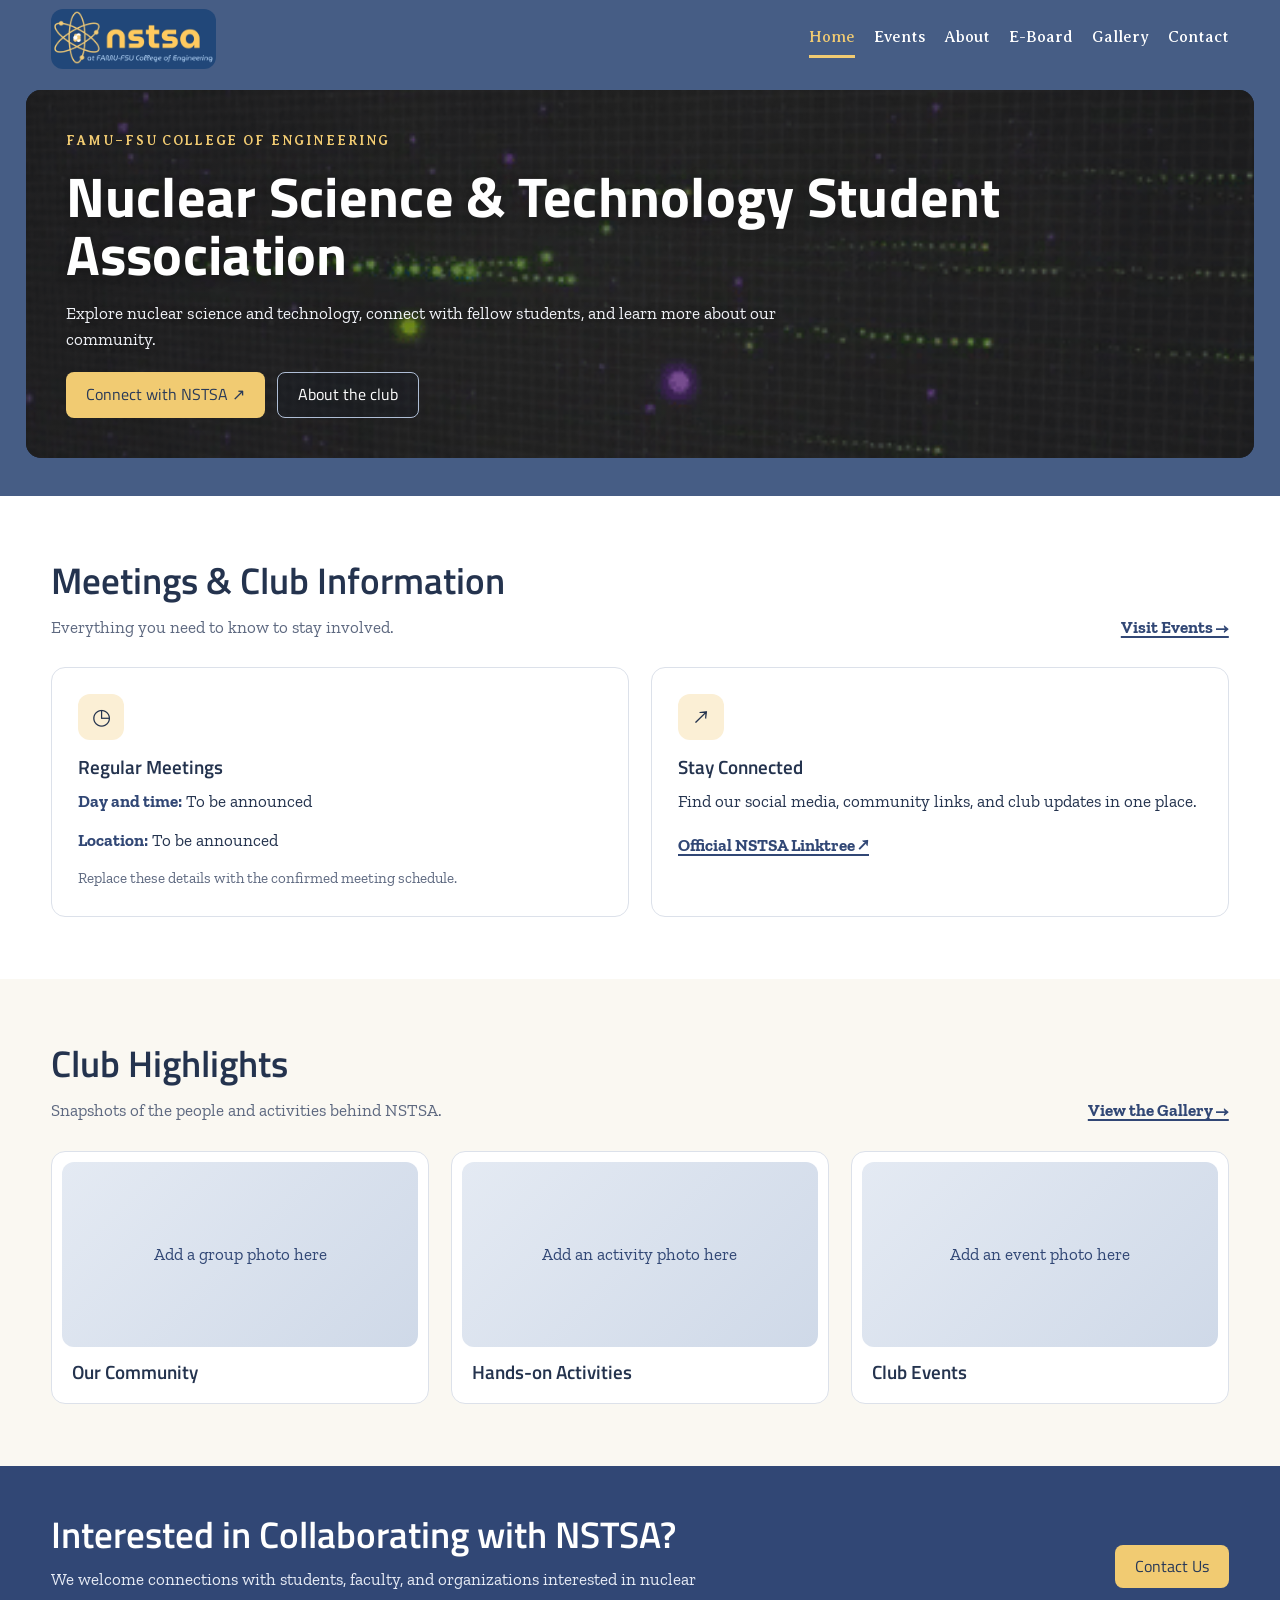
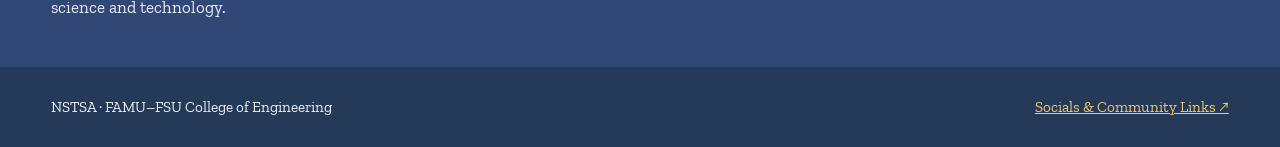
<file: index.html>
<!DOCTYPE html>
<html lang="en">
<head>
  <meta charset="UTF-8">
  <meta name="viewport" content="width=device-width, initial-scale=1.0">
  <meta name="description" content="NSTSA at the FAMU-FSU College of Engineering: meetings, club information, and opportunities to connect.">

  <title>Home | NSTSA</title>

<link rel="stylesheet" href="css/style.css?v=14">


</head>

<body>

  <!-- Navigation bar -->
  <header class="site-header">
    <div class="container navbar">

    <a class="brand brand-image" href="index.html">
  <img src="assets/nstsa-logo.png" alt="NSTSA logo">
</a>

      <nav class="nav-links" aria-label="Main navigation">
        <a href="index.html" aria-current="page">Home</a>
        <a href="events.html">Events</a>
        <a href="about.html">About</a>
        <a href="eboard.html">E-Board</a>
        <a href="gallery.html">Gallery</a>
        <a href="contact.html">Contact</a>
      </nav>

    </div>
  </header>

  <main>

   
<!-- Welcome section -->
<section class="hero">
  <div class="container hero-grid">

    <div class="hero-content">
      <p class="eyebrow">FAMU–FSU College of Engineering</p>


          <h1>Nuclear Science &amp; Technology Student Association</h1>

          <p>
            Explore nuclear science and technology, connect
            with fellow students, and learn more about our community.
          </p>

          <div class="hero-actions">
            <a class="button button-yellow"
               href="https://linktr.ee/nstsa"
               target="_blank"
               rel="noopener noreferrer">
              Connect with NSTSA ↗
            </a>

            <a class="button button-outline" href="about.html">
              About the club
            </a>
          </div>
        </div>

        <div class="hero-photo">
          <img src="assets/nstsa-logo.png"
               alt="NSTSA logo with an atom symbol">
        </div>

      </div>
    </section>

    <!-- Meetings and club information -->
    <section class="section section-white" id="meetings">
      <div class="container">

        <div class="section-heading">
          <div>
            <h2>Meetings &amp; Club Information</h2>
            <p>Everything you need to know to stay involved.</p>
          </div>

          <a class="text-link" href="events.html">
            Visit Events →
          </a>
        </div>

        <div class="two-col">

          <article class="card">
            <div class="card-icon" aria-hidden="true">◷</div>

            <h3>Regular Meetings</h3>

            <p class="details">
              <strong>Day and time:</strong> To be announced
            </p>

            <p class="details">
              <strong>Location:</strong> To be announced
            </p>

            <p class="note">
              Replace these details with the confirmed meeting schedule.
            </p>
          </article>

          <article class="card">
            <div class="card-icon" aria-hidden="true">↗</div>

            <h3>Stay Connected</h3>

            <p>
              Find our social media, community links,
              and club updates in one place.
            </p>

            <a class="text-link"
               href="https://linktr.ee/nstsa"
               target="_blank"
               rel="noopener noreferrer">
              Official NSTSA Linktree ↗
            </a>
          </article>

        </div>
      </div>
    </section>

    <!-- Club photos and highlights -->
    <section class="section">
      <div class="container">

        <div class="section-heading">
          <div>
            <h2>Club Highlights</h2>
            <p>
              Snapshots of the people and activities behind NSTSA.
            </p>
          </div>

          <a class="text-link" href="gallery.html">
            View the Gallery →
          </a>
        </div>

        <div class="card-grid">

          <article class="card photo-card">
            <div class="photo-placeholder">
              Add a group photo here
            </div>
            <h3>Our Community</h3>
          </article>

          <article class="card photo-card">
            <div class="photo-placeholder">
              Add an activity photo here
            </div>
            <h3>Hands-on Activities</h3>
          </article>

          <article class="card photo-card">
            <div class="photo-placeholder">
              Add an event photo here
            </div>
            <h3>Club Events</h3>
          </article>

        </div>
      </div>
    </section>

    <!-- Faculty and sponsor collaboration -->
    <section class="cta">
      <div class="container cta-inner">

        <div>
          <h2>Interested in Collaborating with NSTSA?</h2>

          <p>
            We welcome connections with students, faculty,
            and organizations interested in nuclear science
            and technology.
          </p>
        </div>

        <a class="button button-yellow" href="contact.html">
          Contact Us
        </a>

      </div>
    </section>

  </main>

  <!-- Footer -->
  <footer class="site-footer">
    <div class="container footer-inner">

      <p>NSTSA · FAMU–FSU College of Engineering</p>

      <p>
        <a href="https://linktr.ee/nstsa"
           target="_blank"
           rel="noopener noreferrer">
          Socials &amp; Community Links ↗
        </a>
      </p>

    </div>
  </footer>

</body>
</html>
</file>
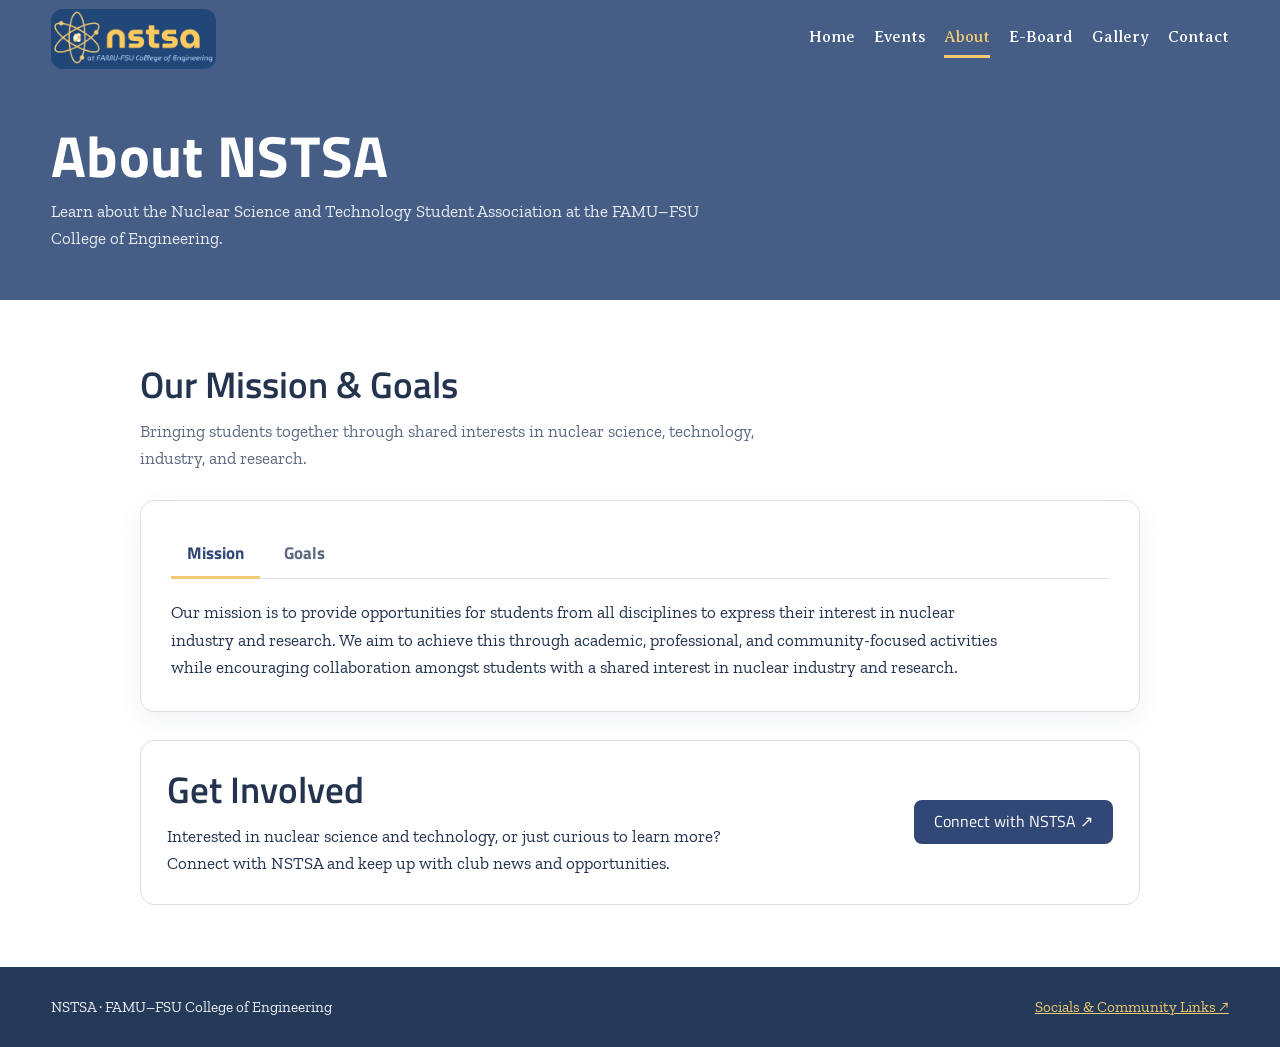
<file: about.html>
<!DOCTYPE html>
<html lang="en">

<head>
  <meta charset="UTF-8">
  <meta name="viewport" content="width=device-width, initial-scale=1.0">

  <meta
    name="description"
    content="Learn about the mission and goals of the Nuclear Science and Technology Student Association (NSTSA)."
  >

  <title>About NSTSA | NSTSA</title>

  <link rel="stylesheet" href="css/style.css?v=16">
</head>

<body>

  <!-- HEADER -->
  <header class="site-header">
    <div class="container navbar">

      <a class="brand brand-image" href="index.html">
        <img src="assets/nstsa-logo.png" alt="NSTSA logo">
      </a>

      <nav class="nav-links" aria-label="Main navigation">
        <a href="index.html">Home</a>
        <a href="events.html">Events</a>
        <a href="about.html" aria-current="page">About</a>
        <a href="eboard.html">E-Board</a>
        <a href="gallery.html">Gallery</a>
        <a href="contact.html">Contact</a>
      </nav>

    </div>
  </header>


  <!-- MAIN CONTENT -->
  <main>

    <!-- PAGE HEADING -->
    <section class="page-hero">
      <div class="container">

        <h1>About NSTSA</h1>

        <p>
          Learn about the Nuclear Science and Technology Student
          Association at the FAMU–FSU College of Engineering.
        </p>

      </div>
    </section>


    <!-- MISSION AND GOALS -->
    <section class="section section-white">
      <div class="container about-content">

        <h2>Our Mission &amp; Goals</h2>

        <p class="section-intro">
          Bringing students together through shared interests
          in nuclear science, technology, industry, and research.
        </p>


        <!-- INTERACTIVE TABS -->
        <div class="about-tabs-card">

          <div
            class="about-tab-list"
            role="tablist"
            aria-label="Mission and goals"
          >

            <button
              type="button"
              class="about-tab"
              id="mission-tab"
              role="tab"
              aria-selected="true"
              aria-controls="mission-panel"
              tabindex="0"
            >
              Mission
            </button>

            <button
              type="button"
              class="about-tab"
              id="goals-tab"
              role="tab"
              aria-selected="false"
              aria-controls="goals-panel"
              tabindex="-1"
            >
              Goals
            </button>

          </div>


          <!-- MISSION CONTENT -->
          <div
            id="mission-panel"
            class="about-tab-panel"
            role="tabpanel"
            aria-labelledby="mission-tab"
            tabindex="0"
          >

            <p>
              Our mission is to provide opportunities for students
              from all disciplines to express their interest in
              nuclear industry and research. We aim to achieve this
              through academic, professional, and community-focused
              activities while encouraging collaboration amongst
              students with a shared interest in nuclear industry
              and research.
            </p>

          </div>


          <!-- GOALS CONTENT -->
          <div
            id="goals-panel"
            class="about-tab-panel"
            role="tabpanel"
            aria-labelledby="goals-tab"
            tabindex="0"
            hidden
          >

            <p>
              The Nuclear Science and Technology Student Association
              (NSTSA) aims to host monthly meetings, provide an
              audience for industry speakers, participate in
              volunteering, and visit nuclear related sites for tours.
            </p>

          </div>

        </div>


        <!-- GET INVOLVED SECTION -->
        <div class="about-join card">

          <div>

            <h2>Get Involved</h2>

            <p>
              Interested in nuclear science and technology,
              or just curious to learn more? Connect with NSTSA
              and keep up with club news and opportunities.
            </p>

          </div>

          <a
            class="button button-blue"
            href="https://linktr.ee/nstsa"
            target="_blank"
            rel="noopener noreferrer"
          >
            Connect with NSTSA ↗
          </a>

        </div>

      </div>
    </section>

  </main>


  <!-- FOOTER -->
  <footer class="site-footer">

    <div class="container footer-inner">

      <p>NSTSA · FAMU–FSU College of Engineering</p>

      <p>
        <a
          href="https://linktr.ee/nstsa"
          target="_blank"
          rel="noopener noreferrer"
        >
          Socials &amp; Community Links ↗
        </a>
      </p>

    </div>

  </footer>


  <!-- MISSION AND GOALS TAB FUNCTIONALITY -->
  <script>

    const tabs = Array.from(
      document.querySelectorAll('.about-tab')
    );

    const panels = Array.from(
      document.querySelectorAll('.about-tab-panel')
    );

    function activateTab(activeTab) {

      tabs.forEach(tab => {
        const selected = tab === activeTab;

        tab.setAttribute(
          'aria-selected',
          String(selected)
        );

        tab.tabIndex = selected ? 0 : -1;
      });

      panels.forEach(panel => {
        panel.hidden =
          panel.id !== activeTab.getAttribute('aria-controls');
      });
    }

    tabs.forEach((tab, index) => {

      tab.addEventListener('click', () => {
        activateTab(tab);
      });

      tab.addEventListener('keydown', event => {

        let nextIndex;

        if (event.key === 'ArrowRight') {
          nextIndex = (index + 1) % tabs.length;
        }

        else if (event.key === 'ArrowLeft') {
          nextIndex = (index - 1 + tabs.length) % tabs.length;
        }

        else if (event.key === 'Home') {
          nextIndex = 0;
        }

        else if (event.key === 'End') {
          nextIndex = tabs.length - 1;
        }

        else {
          return;
        }

        event.preventDefault();

        activateTab(tabs[nextIndex]);
        tabs[nextIndex].focus();

      });

    });

  </script>

</body>
</html>
</file>
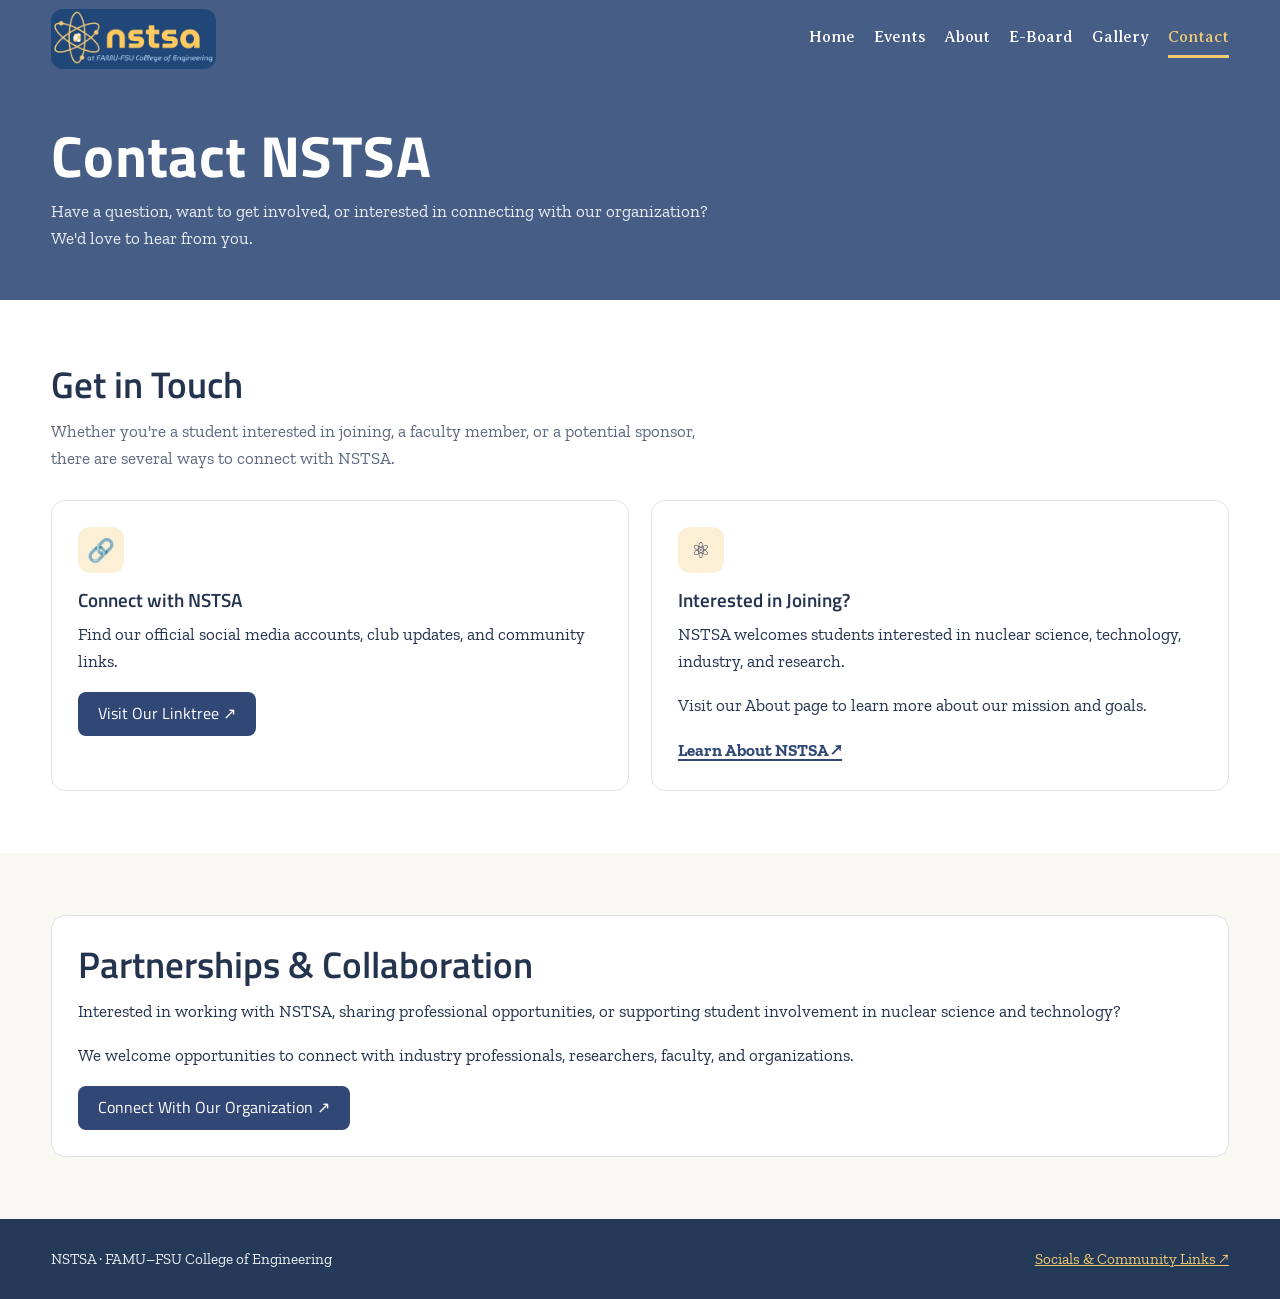
<file: contact.html>
<!DOCTYPE html>
<html lang="en">

<head>
  <meta charset="UTF-8">
  <meta name="viewport" content="width=device-width, initial-scale=1.0">

  <meta
    name="description"
    content="Get in touch with the Nuclear Science and Technology Student Association at the FAMU-FSU College of Engineering."
  >

  <title>Contact | NSTSA</title>

  <link rel="stylesheet" href="css/style.css?v=17">
</head>

<body>

  <!-- HEADER -->
  <header class="site-header">
    <div class="container navbar">

      <a class="brand brand-image" href="index.html">
        <img
          src="assets/nstsa-logo.png"
          alt="NSTSA - Nuclear Science and Technology Student Association"
        >
      </a>

      <nav class="nav-links" aria-label="Main navigation">
        <a href="index.html">Home</a>
        <a href="events.html">Events</a>
        <a href="about.html">About</a>
        <a href="eboard.html">E-Board</a>
        <a href="gallery.html">Gallery</a>
        <a href="contact.html" aria-current="page">Contact</a>
      </nav>

    </div>
  </header>


  <main>

    <!-- PAGE HEADING -->
    <section class="page-hero">
      <div class="container">

        <h1>Contact NSTSA</h1>

        <p>
          Have a question, want to get involved, or
          interested in connecting with our organization?
          We'd love to hear from you.
        </p>

      </div>
    </section>


    <!-- CONTACT INFORMATION -->
    <section class="section section-white">
      <div class="container">

        <h2>Get in Touch</h2>

        <p class="section-intro">
          Whether you're a student interested in joining,
          a faculty member, or a potential sponsor,
          there are several ways to connect with NSTSA.
        </p>


        <div class="two-col">

          <!-- SOCIAL LINKS -->
          <article class="card">

            <div class="card-icon" aria-hidden="true">🔗</div>

            <h3>Connect with NSTSA</h3>

            <p>
              Find our official social media accounts,
              club updates, and community links.
            </p>

            <a
              class="button button-blue"
              href="https://linktr.ee/nstsa"
              target="_blank"
              rel="noopener noreferrer"
            >
              Visit Our Linktree ↗
            </a>

          </article>


          <!-- MEMBERSHIP INFORMATION -->
          <article class="card">

            <div class="card-icon" aria-hidden="true">⚛</div>

            <h3>Interested in Joining?</h3>

            <p>
              NSTSA welcomes students interested in
              nuclear science, technology, industry,
              and research.
            </p>

            <p>
              Visit our About page to learn more
              about our mission and goals.
            </p>

            <a class="text-link" href="about.html">
              Learn About NSTSA ↗
            </a>

          </article>

        </div>

      </div>
    </section>


    <!-- COLLABORATION SECTION -->
    <section class="section">
      <div class="container">

        <div class="card">

          <h2>Partnerships &amp; Collaboration</h2>

          <p>
            Interested in working with NSTSA,
            sharing professional opportunities,
            or supporting student involvement
            in nuclear science and technology?
          </p>

          <p>
            We welcome opportunities to connect with
            industry professionals, researchers,
            faculty, and organizations.
          </p>

          <a
            class="button button-blue"
            href="https://linktr.ee/nstsa"
            target="_blank"
            rel="noopener noreferrer"
          >
            Connect With Our Organization ↗
          </a>

        </div>

      </div>
    </section>

  </main>


  <!-- FOOTER -->
  <footer class="site-footer">
    <div class="container footer-inner">

      <p>NSTSA · FAMU–FSU College of Engineering</p>

      <p>
        <a
          href="https://linktr.ee/nstsa"
          target="_blank"
          rel="noopener noreferrer"
        >
          Socials &amp; Community Links ↗
        </a>
      </p>

    </div>
  </footer>

</body>
</html>
</file>
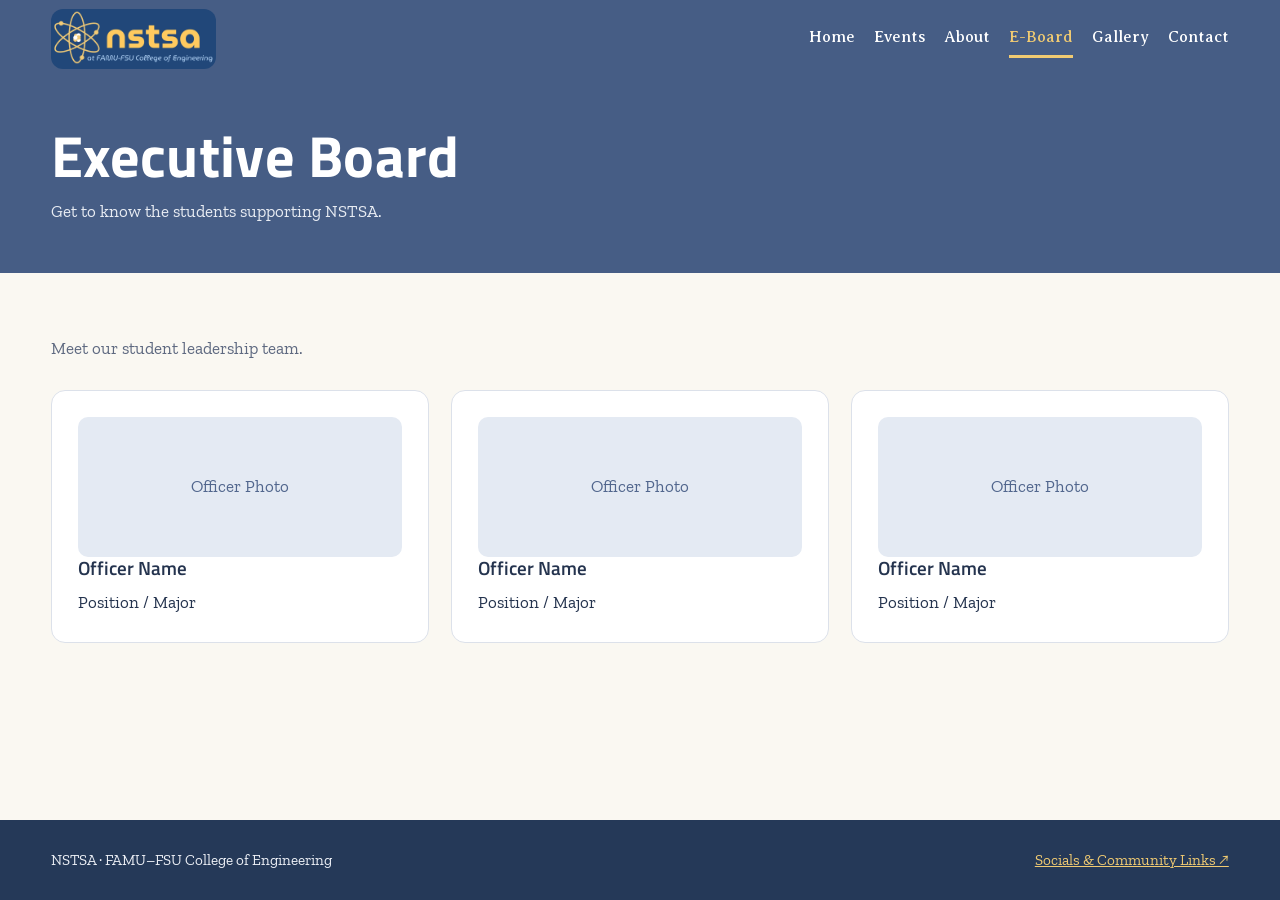
<file: eboard.html>
<!DOCTYPE html>
<html lang="en">
<head>
  <meta charset="UTF-8">
  <meta name="viewport" content="width=device-width, initial-scale=1.0">

  <title>Executive Board | NSTSA</title>
  <link rel="stylesheet" href="css/style.css">
</head>

<body>

  <header class="site-header">
    <div class="container navbar">

  
<a class="brand brand-image" href="index.html">
  <img
    src="assets/nstsa-logo.png"
    alt="NSTSA - Nuclear Science and Technology Student Association"
  >
</a>


      <nav class="nav-links" aria-label="Main navigation">
        <a href="index.html">Home</a>
        <a href="events.html">Events</a>
        <a href="about.html">About</a>
        <a href="eboard.html" aria-current="page">E-Board</a>
        <a href="gallery.html">Gallery</a>
        <a href="contact.html">Contact</a>
      </nav>

    </div>
  </header>

  <main>

    <section class="page-hero">
      <div class="container">
        <h1>Executive Board</h1>

        <p>
          Get to know the students supporting NSTSA.
        </p>
      </div>
    </section>

    <section class="section">
      <div class="container">

        <p class="section-intro">
          Meet our student leadership team.
        </p>

        <div class="card-grid">

          <!-- Officer 1 -->
          <article class="card">

            <div class="officer-avatar">
              Officer Photo
            </div>

            <h3>Officer Name</h3>
            <p>Position / Major</p>

          </article>

          <!-- Officer 2 -->
          <article class="card">

            <div class="officer-avatar">
              Officer Photo
            </div>

            <h3>Officer Name</h3>
            <p>Position / Major</p>

          </article>

          <!-- Officer 3 -->
          <article class="card">

            <div class="officer-avatar">
              Officer Photo
            </div>

            <h3>Officer Name</h3>
            <p>Position / Major</p>

          </article>

        </div>

      </div>
    </section>

  </main>

  <footer class="site-footer">
    <div class="container footer-inner">

      <p>NSTSA · FAMU–FSU College of Engineering</p>

      <p>
        <a href="https://linktr.ee/nstsa"
           target="_blank"
           rel="noopener noreferrer">
          Socials &amp; Community Links ↗
        </a>
      </p>

    </div>
  </footer>

</body>
</html>
</file>
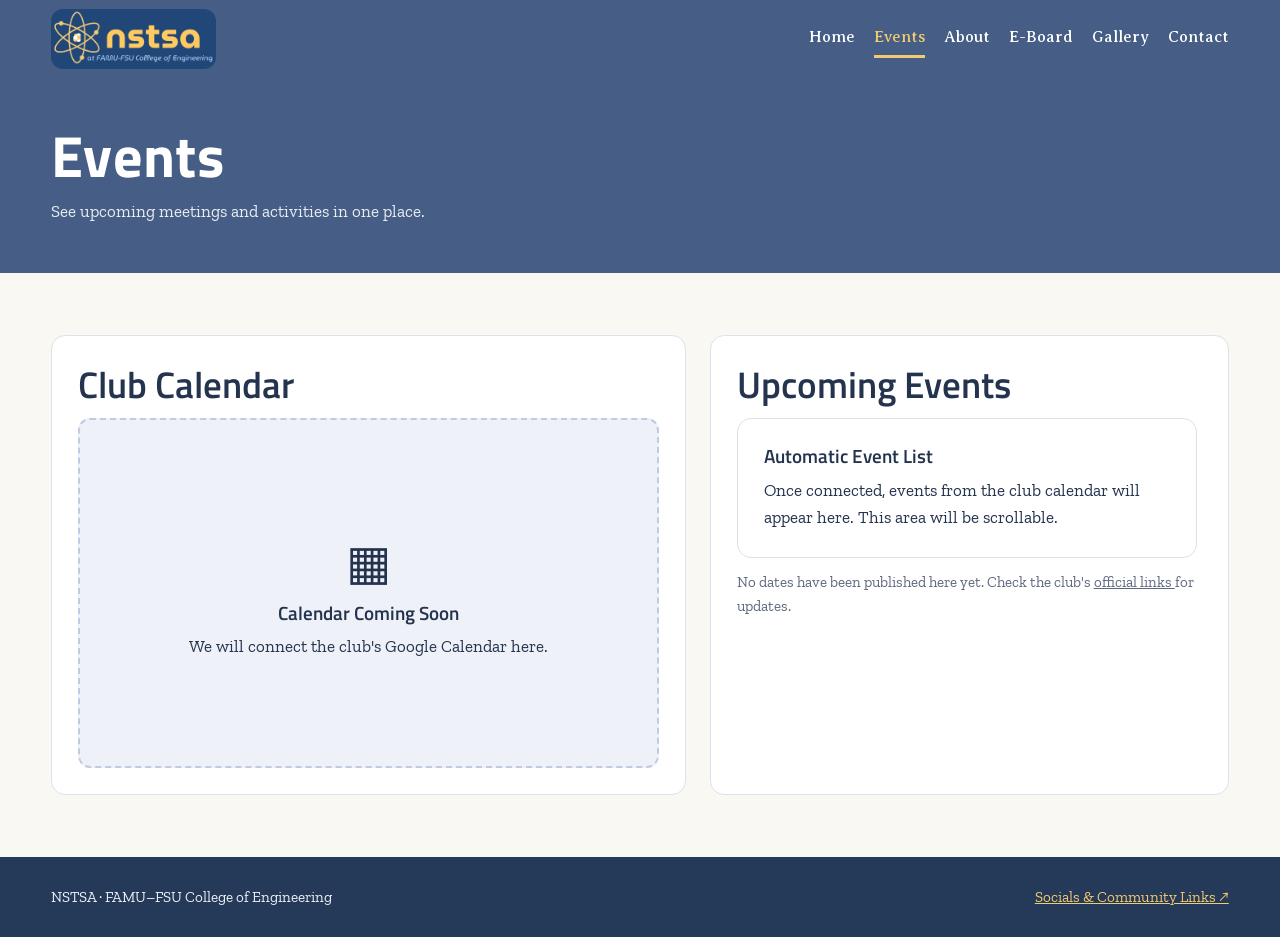
<file: events.html>
<!DOCTYPE html>
<html lang="en">

<head>
  <meta charset="UTF-8">
  <meta name="viewport" content="width=device-width, initial-scale=1.0">

  <meta
    name="description"
    content="Stay updated on NSTSA meetings, upcoming events, and club activities."
  >

  <title>Events | NSTSA</title>

  <link rel="stylesheet" href="css/style.css?v=17">
</head>

<body>

  <!-- HEADER -->
  <header class="site-header">
    <div class="container navbar">

      <a class="brand brand-image" href="index.html">
        <img
          src="assets/nstsa-logo.png"
          alt="NSTSA - Nuclear Science and Technology Student Association"
        >
      </a>

      <nav class="nav-links" aria-label="Main navigation">
        <a href="index.html">Home</a>
        <a href="events.html" aria-current="page">Events</a>
        <a href="about.html">About</a>
        <a href="eboard.html">E-Board</a>
        <a href="gallery.html">Gallery</a>
        <a href="contact.html">Contact</a>
      </nav>

    </div>
  </header>


  <main>

    <!-- PAGE HEADING -->
    <section class="page-hero">
      <div class="container">

        <h1>Events</h1>

        <p>
          See upcoming meetings and activities in one place.
        </p>

      </div>
    </section>


    <!-- EVENTS CONTENT -->
    <section class="section">
      <div class="container">

        <div class="event-layout">

          <!-- CLUB CALENDAR -->
          <div class="card">

            <h2>Club Calendar</h2>

            <div class="calendar-placeholder">

              <span aria-hidden="true">▦</span>

              <h3>Calendar Coming Soon</h3>

              <p>
                We will connect the club's Google Calendar here.
              </p>

            </div>

          </div>


          <!-- UPCOMING EVENTS -->
          <div class="card">

            <h2>Upcoming Events</h2>

            <div class="event-list">

              <article class="card">

                <h3>Automatic Event List</h3>

                <p>
                  Once connected, events from the club calendar
                  will appear here. This area will be scrollable.
                </p>

              </article>

              <p class="note">
                No dates have been published here yet.
                Check the club's
                <a
                  href="https://linktr.ee/nstsa"
                  target="_blank"
                  rel="noopener noreferrer"
                >
                  official links
                </a>
                for updates.
              </p>

            </div>

          </div>

        </div>

      </div>
    </section>

  </main>


  <!-- FOOTER -->
  <footer class="site-footer">
    <div class="container footer-inner">

      <p>NSTSA · FAMU–FSU College of Engineering</p>

      <p>
        <a
          href="https://linktr.ee/nstsa"
          target="_blank"
          rel="noopener noreferrer"
        >
          Socials &amp; Community Links ↗
        </a>
      </p>

    </div>
  </footer>

</body>
</html>
</file>
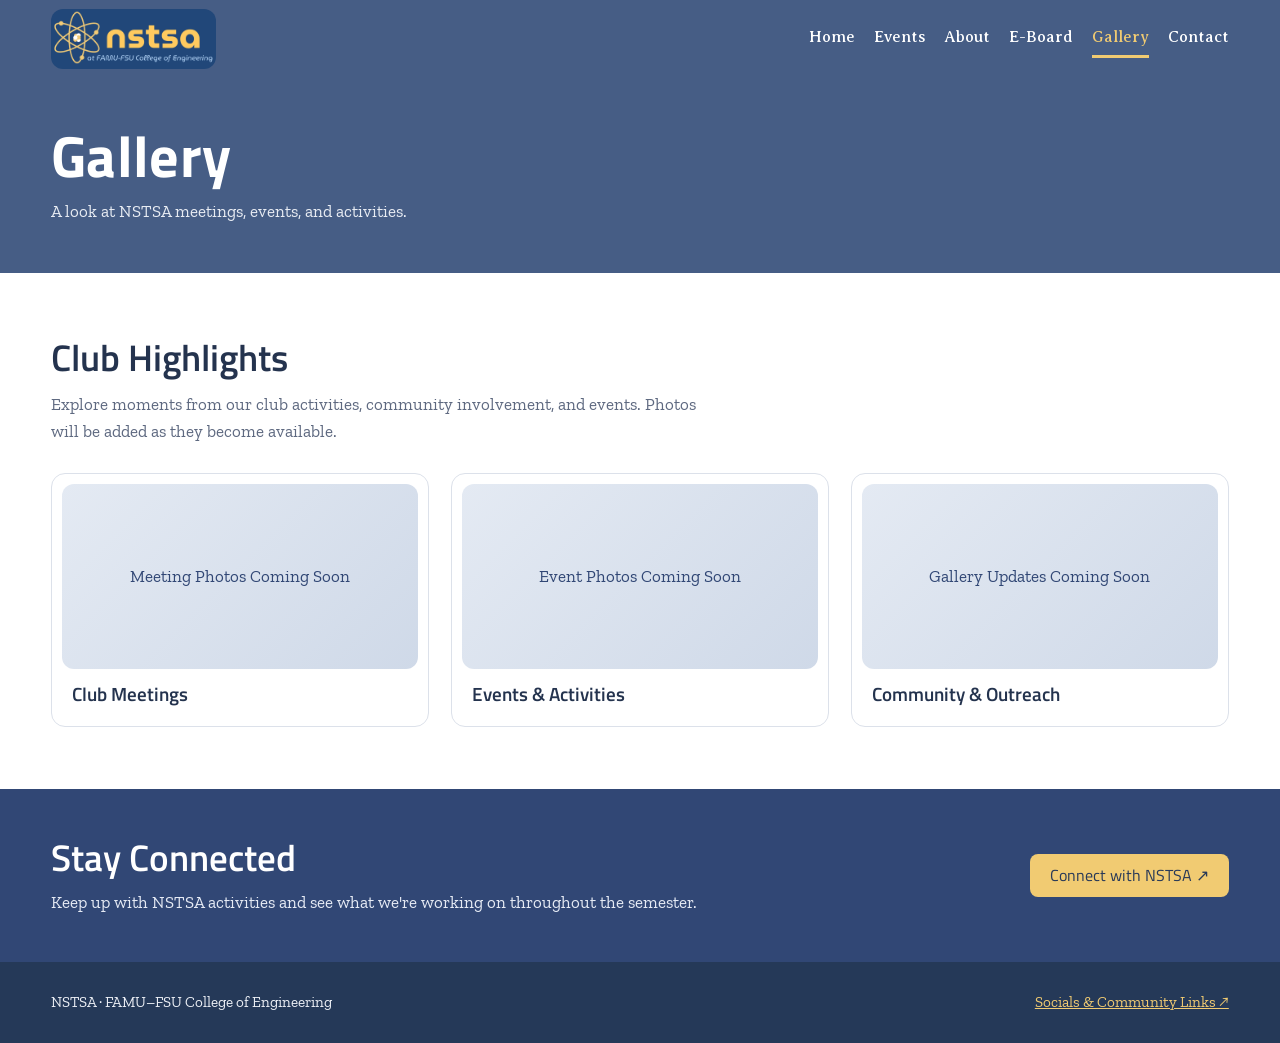
<file: gallery.html>
<!DOCTYPE html>
<html lang="en">

<head>
  <meta charset="UTF-8">
  <meta name="viewport" content="width=device-width, initial-scale=1.0">

  <meta
    name="description"
    content="Explore photos and highlights from NSTSA meetings, activities, and events."
  >

  <title>Gallery | NSTSA</title>

  <link rel="stylesheet" href="css/style.css?v=17">
</head>

<body>

  <!-- HEADER -->
  <header class="site-header">
    <div class="container navbar">

      <a class="brand brand-image" href="index.html">
        <img
          src="assets/nstsa-logo.png"
          alt="NSTSA - Nuclear Science and Technology Student Association"
        >
      </a>

      <nav class="nav-links" aria-label="Main navigation">
        <a href="index.html">Home</a>
        <a href="events.html">Events</a>
        <a href="about.html">About</a>
        <a href="eboard.html">E-Board</a>
        <a href="gallery.html" aria-current="page">Gallery</a>
        <a href="contact.html">Contact</a>
      </nav>

    </div>
  </header>


  <main>

    <!-- PAGE HEADING -->
    <section class="page-hero">
      <div class="container">

        <h1>Gallery</h1>

        <p>
          A look at NSTSA meetings, events, and activities.
        </p>

      </div>
    </section>


    <!-- PHOTO GALLERY -->
    <section class="section section-white">
      <div class="container">

        <h2>Club Highlights</h2>

        <p class="section-intro">
          Explore moments from our club activities,
          community involvement, and events.
          Photos will be added as they become available.
        </p>


        <div class="card-grid">

          <!-- PHOTO CARD 1 -->
          <article class="card photo-card">

            <div class="photo-placeholder">
              <span>Meeting Photos Coming Soon</span>
            </div>

            <h3>Club Meetings</h3>

          </article>


          <!-- PHOTO CARD 2 -->
          <article class="card photo-card">

            <div class="photo-placeholder">
              <span>Event Photos Coming Soon</span>
            </div>

            <h3>Events &amp; Activities</h3>

          </article>


          <!-- PHOTO CARD 3 -->
          <article class="card photo-card">

            <div class="photo-placeholder">
              <span>Gallery Updates Coming Soon</span>
            </div>

            <h3>Community &amp; Outreach</h3>

          </article>

        </div>

      </div>
    </section>


    <!-- CONNECT SECTION -->
    <section class="cta">
      <div class="container cta-inner">

        <div>

          <h2>Stay Connected</h2>

          <p>
            Keep up with NSTSA activities and see what
            we're working on throughout the semester.
          </p>

        </div>

        <a
          class="button button-yellow"
          href="https://linktr.ee/nstsa"
          target="_blank"
          rel="noopener noreferrer"
        >
          Connect with NSTSA ↗
        </a>

      </div>
    </section>

  </main>


  <!-- FOOTER -->
  <footer class="site-footer">
    <div class="container footer-inner">

      <p>NSTSA · FAMU–FSU College of Engineering</p>

      <p>
        <a
          href="https://linktr.ee/nstsa"
          target="_blank"
          rel="noopener noreferrer"
        >
          Socials &amp; Community Links ↗
        </a>
      </p>

    </div>
  </footer>

</body>
</html>
</file>
<file: css/style.css>
/* =========================================
   NSTSA WEBSITE STYLES
   ========================================= */

/* GOOGLE FONTS */
@import url('https://fonts.googleapis.com/css2?family=Averia+Serif+Libre:wght@400;700&family=Titillium+Web:wght@400;500;600;700;800&family=Zilla+Slab:wght@400;500;600;700&display=swap');


/* =========================================
   1. COLORS AND VARIABLES
   ========================================= */

:root {
  --blue: #465D85;
  --club-blue: #314775;
  --logo-blue: #214779;
  --yellow: #f1cb72;
  --cream: #faf8f2;
  --white: #ffffff;
  --text: #24334e;
  --muted: #5e6980;
  --border: #dce1ea;
  --content-width: 1180px;
}


/* =========================================
   2. BASE STYLES AND FONTS
   ========================================= */

* {
  box-sizing: border-box;
}

html {
  scroll-behavior: smooth;
  background-color: var(--blue);
  overscroll-behavior-y: none;
}

body {
  margin: 0;
  min-height: 100vh;
  min-height: 100dvh;
  display: flex;
  flex-direction: column;
  color: var(--text);
  background: var(--cream);
  font-family: 'Zilla Slab', Georgia, serif;
  font-size: 17px;
  line-height: 1.6;
}

main {
  flex: 1;
}

img {
  display: block;
  max-width: 100%;
}

a {
  color: inherit;
}

a:focus-visible {
  outline: 3px solid var(--yellow);
  outline-offset: 4px;
}

p {
  margin-top: 0;
}

h1, h2, h3 {
  margin-top: 0;
}

h1 {
  font-family: 'Titillium Web', Arial, sans-serif;
  font-weight: 700;
  letter-spacing: 0.005em;
  line-height: 1.04;
}

h2, h3 {
  font-family: 'Titillium Web', Arial, sans-serif;
  font-weight: 600;
  line-height: 1.2;
}

h2 {
  font-size: clamp(1.7rem, 3vw, 2.3rem);
  margin-bottom: 12px;
}

h3 {
  font-size: 1.18rem;
  margin-bottom: 9px;
}

.container {
  width: min(var(--content-width), 92%);
  margin-inline: auto;
}


/* =========================================
   3. HEADER AND NAVIGATION
   ========================================= */

.site-header {
  background: var(--blue);
  color: var(--white);
}

.navbar {
  display: flex;
  justify-content: space-between;
  align-items: center;
  gap: 26px;
  min-height: 75px;
  padding-block: 9px;
}

.brand {
  display: inline-flex;
  align-items: center;
  flex-shrink: 0;
  gap: 6px;
  color: var(--white);
  text-decoration: none;
  font-family: 'Titillium Web', Arial, sans-serif;
  font-size: 1.55rem;
  font-weight: 700;
  line-height: 1.1;
}

.brand-atom {
  color: var(--yellow);
  font-size: 1.65rem;
}

.brand img {
  display: block;
  width: 165px;
  height: auto;
  border-radius: 12px;
}

.nav-links {
  display: flex;
  flex-wrap: wrap;
  align-items: center;
  gap: 8px 19px;
}

.nav-links a {
  font-family: 'Averia Serif Libre', Georgia, serif;
  font-size: 1rem;
  color: var(--white);
  text-decoration: none;
  padding: 5px 0;
  border-bottom: 3px solid transparent;
  transition: color 0.2s ease, border-color 0.2s ease;
}

.nav-links a:hover,
.nav-links a[aria-current='page'] {
  color: var(--yellow);
  border-bottom-color: var(--yellow);
}


/* =========================================
   4. HOMEPAGE HERO
   ========================================= */

.hero {
  background: var(--blue);
  color: var(--white);
  padding: 12px 0 38px;
}

.hero .container {
  width: min(1320px, 96%);
}

.hero-grid {
  display: grid;
  grid-template-columns: minmax(0, 1fr);
  justify-items: center;
}

.hero-photo {
  display: none;
}

.hero-content {
  width: min(100%, 1240px);
  min-height: 350px;
  margin-inline: auto;
  padding: clamp(24px, 3.5vw, 40px);
  position: relative;
  isolation: isolate;
  overflow: hidden;
  border-radius: 15px;
  background: #131e31;
}

/* Mirrored particle animation */
.hero-content::before {
  content: '';
  position: absolute;
  inset: 0;
  z-index: 0;
  pointer-events: none;

  background-image:
    linear-gradient(
      rgba(9, 15, 30, 0.40),
      rgba(9, 15, 30, 0.40)
    ),
    url('../assets/hero-background.gif');

  background-size: cover;
  background-position: center;
  background-repeat: no-repeat;
  transform: scaleX(-1);
}

.hero-content > * {
  position: relative;
  z-index: 1;
}

.eyebrow {
  font-family: 'Averia Serif Libre', Georgia, serif;
  font-size: 0.83rem;
  font-weight: 700;
  letter-spacing: 0.14em;
  text-transform: uppercase;
  color: var(--yellow);
  margin-bottom: 16px;
}

.hero-content h1 {
  max-width: 1050px;
  font-size: clamp(2.4rem, 4.4vw, 3.8rem);
  line-height: 1.03;
  margin-bottom: 18px;
  color: var(--white);
  text-shadow: 0 2px 14px rgba(0, 0, 0, 0.32);
}

.hero-content p:not(.eyebrow) {
  max-width: 760px;
  color: #f0f2f7;
  font-size: 1.07rem;
  line-height: 1.5;
  text-shadow: 0 1px 6px rgba(0, 0, 0, 0.40);
}

.hero-actions {
  display: flex;
  flex-wrap: wrap;
  gap: 12px;
  margin-top: 20px;
}


/* =========================================
   5. BUTTONS AND LINKS
   ========================================= */

.button {
  display: inline-flex;
  align-items: center;
  justify-content: center;
  padding: 11px 20px;
  border-radius: 8px;
  text-decoration: none;
  font-family: 'Titillium Web', Arial, sans-serif;
  font-size: 1rem;
  font-weight: 500;
  line-height: 1.35;
  transition: transform 0.15s ease, filter 0.15s ease;
}

.button:hover {
  transform: translateY(-2px);
  filter: brightness(0.98);
}

.button-yellow {
  color: #283958;
  background: var(--yellow);
}

.button-outline {
  color: var(--white);
  border: 1px solid #afbed6;
  background: rgba(10, 20, 40, 0.15);
}

.button-blue {
  color: var(--white);
  background: var(--club-blue);
}

.text-link {
  color: var(--club-blue);
  font-weight: 700;
  text-decoration-thickness: 2px;
  text-underline-offset: 3px;
}

.text-link:hover {
  color: #5675ae;
}


/* =========================================
   6. MAIN PAGE SECTIONS
   ========================================= */

.section {
  padding: 62px 0;
}

.section-white {
  background: var(--white);
}

.section-intro {
  max-width: 670px;
  margin-bottom: 28px;
  color: var(--muted);
}

.section-heading {
  display: flex;
  justify-content: space-between;
  align-items: end;
  flex-wrap: wrap;
  gap: 16px;
  margin-bottom: 26px;
}

.section-heading p {
  margin-bottom: 0;
  color: var(--muted);
}

.two-col {
  display: grid;
  grid-template-columns: repeat(2, minmax(0, 1fr));
  gap: 22px;
}

.card-grid {
  display: grid;
  grid-template-columns: repeat(3, minmax(0, 1fr));
  gap: 22px;
}


/* =========================================
   7. CARDS
   ========================================= */

.card {
  padding: 26px;
  background: var(--white);
  border: 1px solid var(--border);
  border-radius: 14px;
}

.card p:last-child {
  margin-bottom: 0;
}

.card-icon {
  display: inline-grid;
  place-items: center;
  width: 46px;
  height: 46px;
  margin-bottom: 16px;
  background: #fbefd5;
  border-radius: 12px;
  font-size: 1.4rem;
}

.details {
  margin-bottom: 12px;
}

.details strong {
  color: var(--club-blue);
}

.note {
  color: var(--muted);
  font-size: 0.94rem;
}


/* =========================================
   8. PHOTOS AND GALLERY
   ========================================= */

.photo-placeholder {
  display: grid;
  place-items: center;
  min-height: 185px;
  padding: 20px;
  text-align: center;
  color: var(--club-blue);
  border-radius: 12px;
  background: linear-gradient(135deg, #e4eaf3, #cfd9e8);
}

.photo-card {
  padding: 10px 10px 20px;
}

.photo-card h3 {
  padding: 14px 10px 0;
  margin-bottom: 0;
}


/* =========================================
   9. COLLABORATION SECTION
   ========================================= */

.cta {
  background: var(--club-blue);
  color: var(--white);
  padding: 46px 0;
}

.cta-inner {
  display: flex;
  align-items: center;
  justify-content: space-between;
  flex-wrap: wrap;
  gap: 24px;
}

.cta h2 {
  margin-bottom: 10px;
}

.cta p {
  max-width: 690px;
  margin-bottom: 0;
  color: #e6ebf5;
}


/* =========================================
   10. FOOTER
   ========================================= */

.site-footer {
  padding: 28px 0;
  background: #253958;
  color: #edf0f6;
}

.footer-inner {
  display: flex;
  justify-content: space-between;
  align-items: center;
  gap: 14px;
  flex-wrap: wrap;
}

.footer-inner p {
  margin: 0;
  font-size: 0.95rem;
}

.footer-inner a {
  color: var(--yellow);
}


/* =========================================
   11. OTHER PAGE HEADINGS
   ========================================= */

.page-hero {
  background: var(--blue);
  color: var(--white);
  padding: 48px 0;
}

.page-hero h1 {
  font-size: clamp(2.3rem, 4.5vw, 3.6rem);
  margin: 0 0 12px;
}

.page-hero p {
  max-width: 660px;
  margin-bottom: 0;
  color: #e8ecf3;
}


/* =========================================
   12. EVENTS PAGE
   ========================================= */

.event-layout {
  display: grid;
  grid-template-columns: 1.1fr 0.9fr;
  gap: 24px;
}

.calendar-placeholder {
  display: grid;
  place-content: center;
  min-height: 350px;
  padding: 35px;
  border: 2px dashed #bfcbe0;
  border-radius: 12px;
  background: #eef1f7;
  text-align: center;
}

.calendar-placeholder span {
  font-size: 3rem;
}

.event-list {
  max-height: 350px;
  overflow-y: auto;
  padding-right: 5px;
}

.event-list .card {
  margin-bottom: 12px;
}


/* =========================================
   13. EXECUTIVE BOARD PAGE
   ========================================= */

.officer-avatar {
  display: grid;
  place-items: center;
  min-height: 140px;
  background: #e4eaf3;
  border-radius: 10px;
  color: #51668d;
}

.officer-photo {
  width: 100%;
  height: 200px;
  object-fit: cover;
  border-radius: 10px;
  margin-bottom: 16px;
}


/* =========================================
   14. ABOUT PAGE: MISSION & GOALS
   ========================================= */

.about-content {
  max-width: 1000px;
}

.about-tabs-card {
  background: var(--white);
  border: 1px solid var(--border);
  border-radius: 14px;
  padding: clamp(18px, 3vw, 30px);
  margin-bottom: 28px;
  box-shadow: 0 8px 28px rgba(36, 51, 78, 0.06);
}

.about-tab-list {
  display: flex;
  gap: 8px;
  border-bottom: 1px solid var(--border);
  margin-bottom: 20px;
}

.about-tab {
  appearance: none;
  border: 0;
  border-bottom: 3px solid transparent;
  margin-bottom: -1px;
  padding: 8px 16px 10px;
  background: transparent;
  color: var(--muted);
  cursor: pointer;
  font-family: 'Titillium Web', Arial, sans-serif;
  font-size: 1.08rem;
  font-weight: 700;
}

.about-tab:hover {
  color: var(--club-blue);
}

.about-tab[aria-selected='true'] {
  color: var(--club-blue);
  border-bottom-color: var(--yellow);
}

.about-tab:focus-visible {
  outline: 3px solid var(--yellow);
  outline-offset: 2px;
  border-radius: 4px;
}

.about-tab-panel[hidden] {
  display: none;
}

.about-tab-panel p {
  margin-bottom: 0;
  max-width: 850px;
}

.about-join {
  display: flex;
  align-items: center;
  justify-content: space-between;
  flex-wrap: wrap;
  gap: 18px;
}

.about-join > div {
  flex: 1 1 320px;
}

.about-join p {
  max-width: 610px;
  margin-bottom: 0;
}


/* =========================================
   15. TABLET AND MOBILE
   ========================================= */

@media (max-width: 800px) {

  .navbar {
    flex-direction: column;
    align-items: flex-start;
    gap: 10px;
  }

  .nav-links {
    gap: 4px 15px;
  }

  .hero {
    padding: 12px 0 32px;
  }

  .hero-content {
    min-height: auto;
    padding: 28px;
  }

  .hero-content h1 {
    font-size: clamp(2.2rem, 6vw, 3.25rem);
  }

  .event-layout,
  .two-col {
    grid-template-columns: 1fr;
  }
}

@media (max-width: 560px) {

  .brand img {
    width: 145px;
  }

  .nav-links a {
    font-size: 0.92rem;
  }

  .hero-content {
    padding: 22px;
    border-radius: 12px;
  }

  .hero-content h1 {
    font-size: clamp(2rem, 9vw, 2.7rem);
  }

  .hero-content p:not(.eyebrow) {
    font-size: 1rem;
  }

  .card-grid {
    grid-template-columns: 1fr;
  }

  .section {
    padding: 46px 0;
  }

  .page-hero {
    padding: 38px 0;
  }

  .about-tab {
    padding-inline: 12px;
  }

  .about-join .button {
    width: 100%;
  }
}


/* =========================================
   16. ACCESSIBILITY
   ========================================= */

@media (prefers-reduced-motion: reduce) {

  html {
    scroll-behavior: auto;
  }

  .button {
    transition: none;
  }

  .hero-content::before {
    background-image: none;
    background-color: #17243c;
  }
}
</file>
